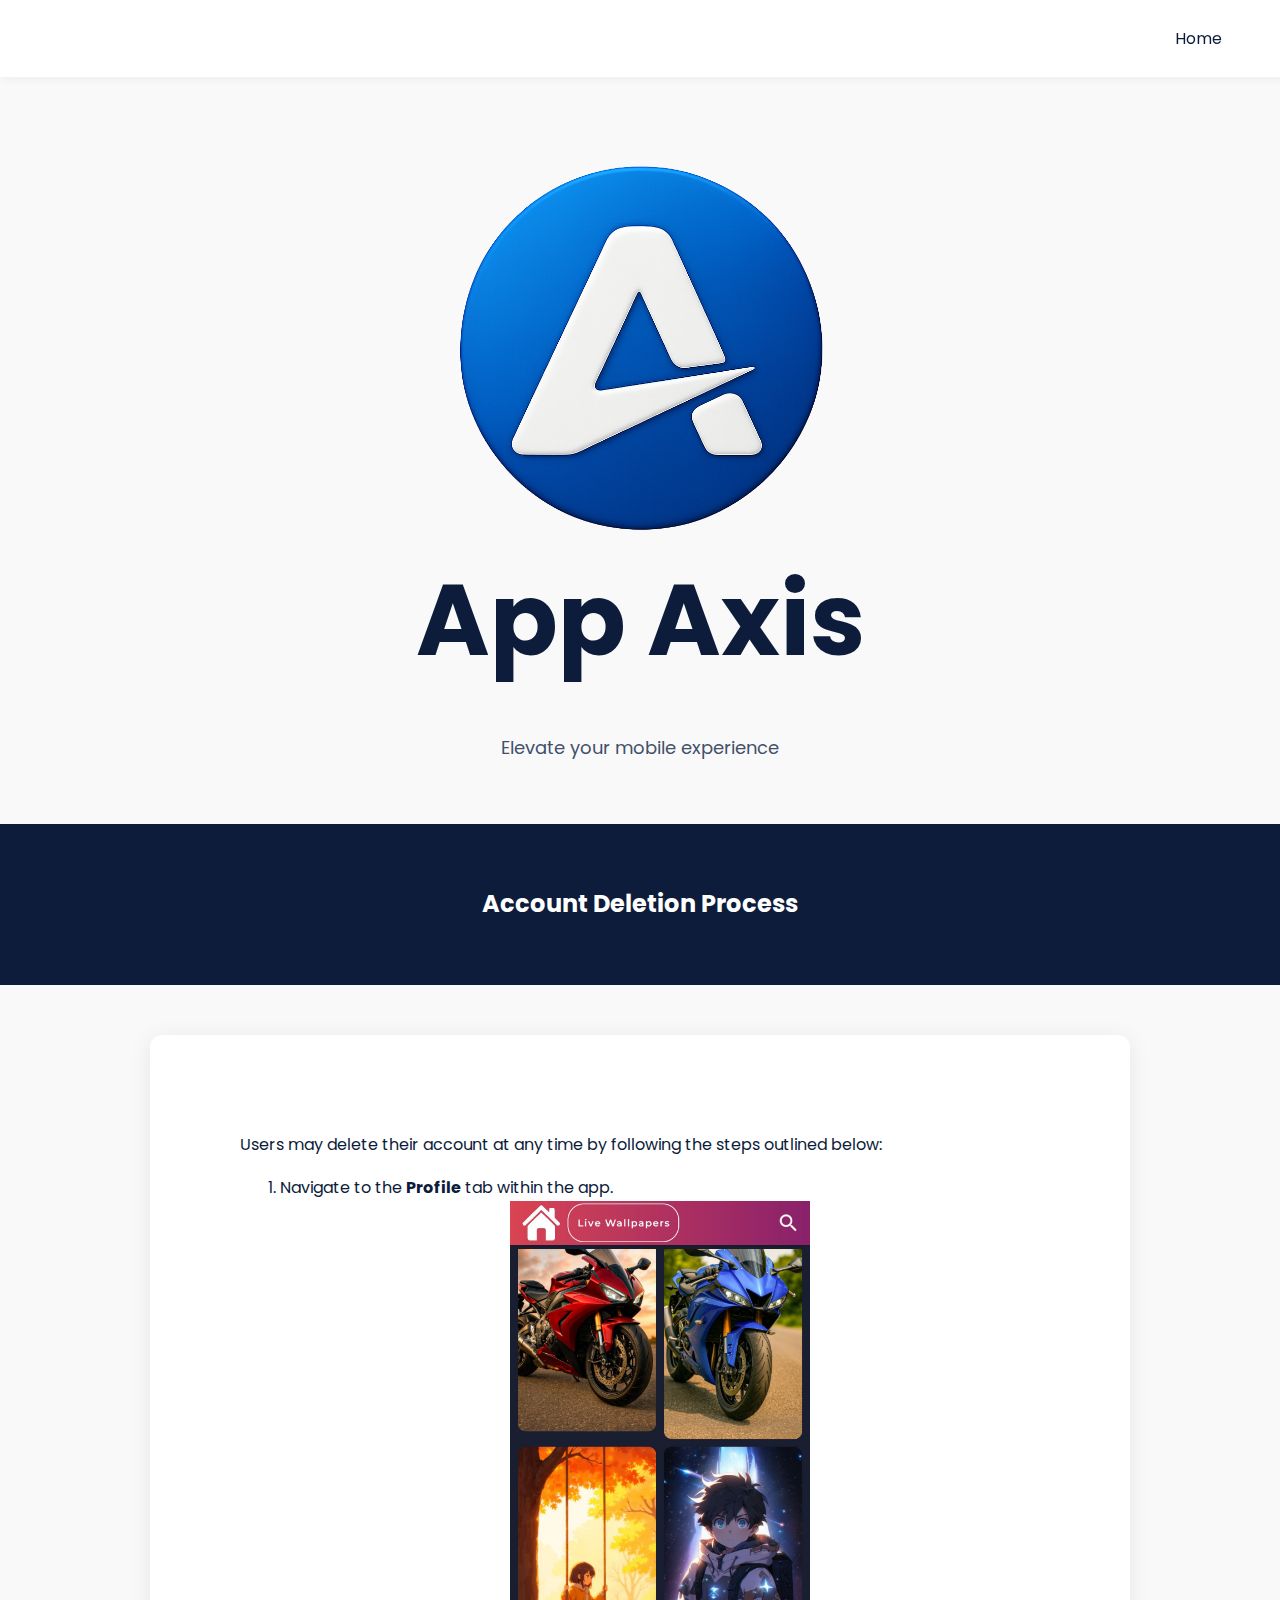
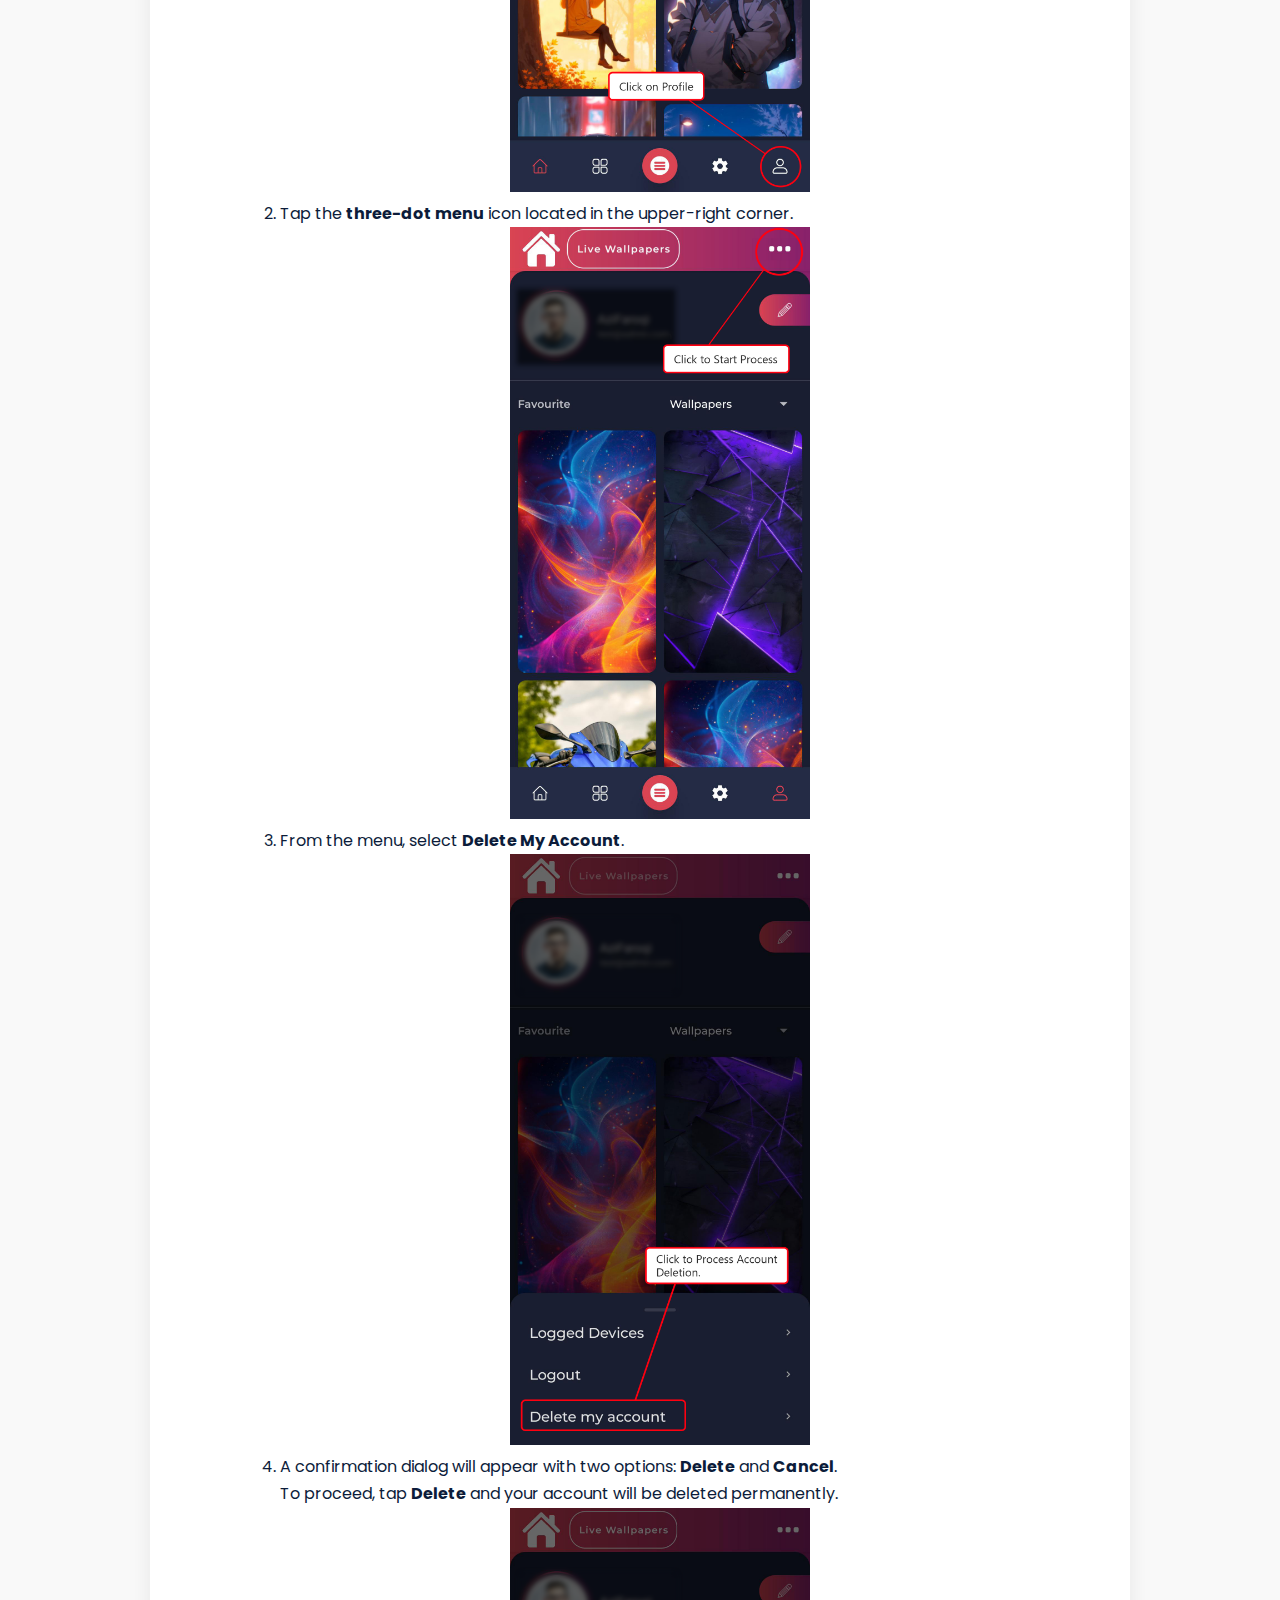
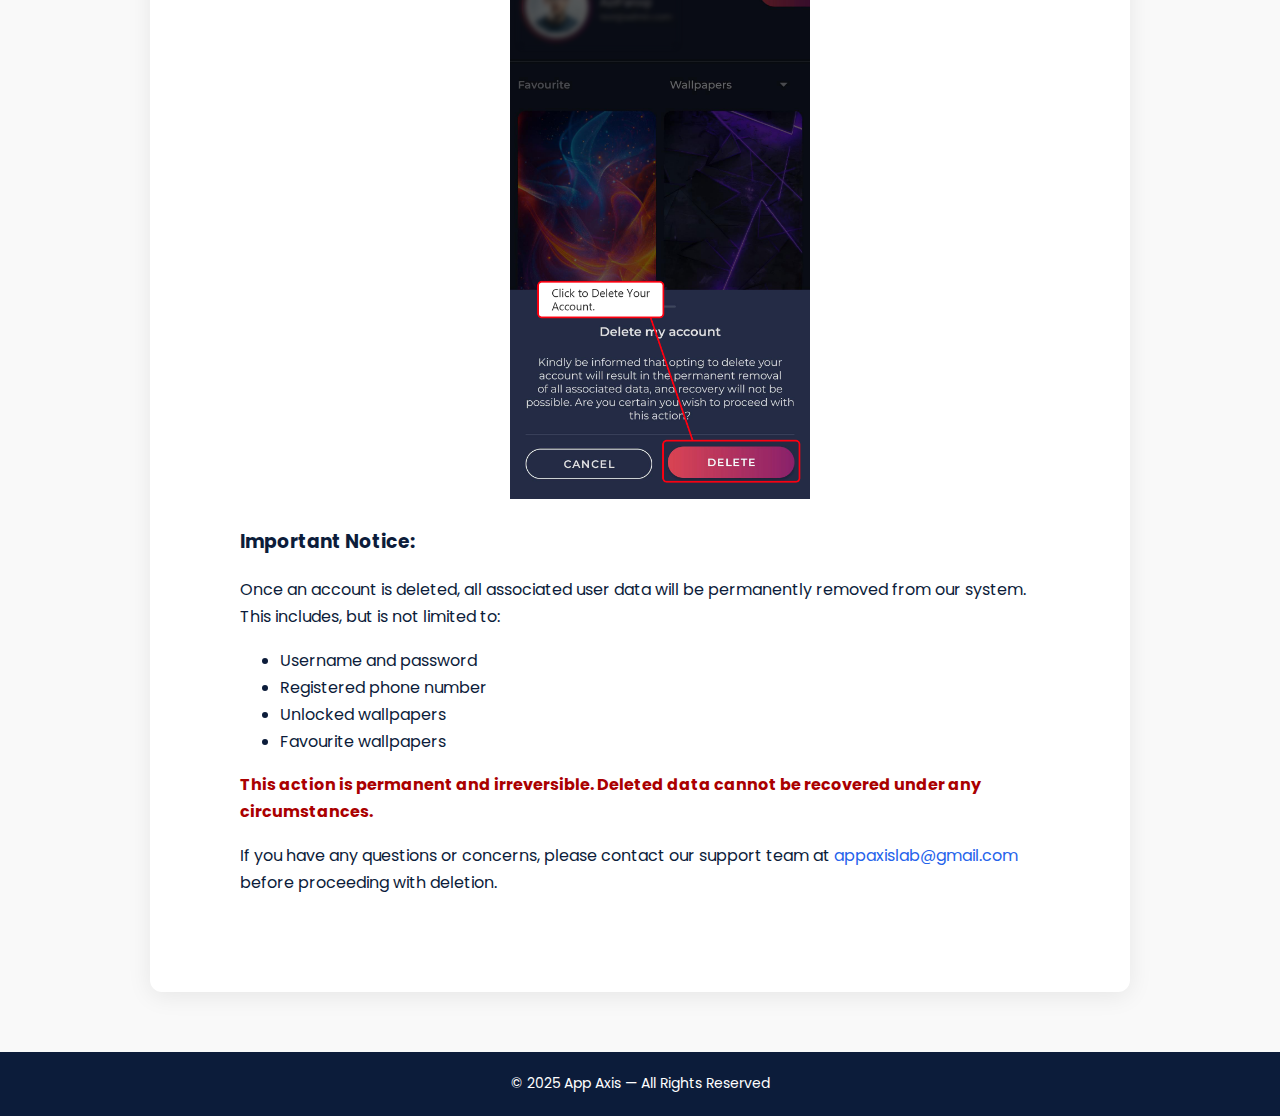
<file: account_deletion.html>
<!DOCTYPE html>
<html lang="en">
<head>
  <meta charset="UTF-8">
  <meta name="viewport" content="width=device-width, initial-scale=1.0">
  <title>App Axis</title>
  <link href="https://fonts.googleapis.com/css2?family=Poppins:wght@400;600;700&display=swap" rel="stylesheet">
<style>
    body {
      font-family: 'Poppins', sans-serif;
      background-color: #f9f9f9;
      color: #0c1c3a;
      line-height: 1.7;
      margin: 0;
      padding: 0;
    }
    header {
      background: #0c1c3a;
      color: #fff;
      text-align: center;
      padding: 40px 20px;
    }

    header h2{
      color: white;
    }
    main {
      max-width: 900px;
      margin: 50px auto;
      background: #fff;
      padding: 40px;
      border-radius: 12px;
      box-shadow: 0 4px 25px rgba(0, 0, 0, 0.08);
    }
    h1, h2 {
      color: #0c1c3a;
    }
    a {
      color: #2563eb;
      text-decoration: none;
    }
    footer {
      text-align: center;
      background: #0c1c3a;
      color: #fff;
      padding: 20px;
      margin-top: 60px;
      font-size: 14px;
    }

        /* Navbar */
    nav{
      width:90%;
      display:flex;
      justify-content:flex-end;
      align-items:center;
      padding:25px 70px;
      font-size:16px;
      background:#fff;
      box-shadow:0 2px 10px rgba(0,0,0,0.05);
      position:sticky;
      top:0;
      z-index:10;
    }
    nav a{
      text-decoration:none;
      color:#0c1c3a;
      margin-left:45px;
      transition:opacity .3s;
    }
    nav a:hover{opacity:.6;}

    /* Hero */
    .hero{
      text-align:center;
      margin-top:20px;
      margin-bottom:60px;
    }
    .hero img{
      width:520px;
      height:520px;
      margin-bottom:10px;
    }
    .hero h1{
      font-size:100px;
      font-weight:700;
      margin-top: -100px;
      margin-bottom:28px;

    }
    .hero p{
      font-size:18px;
      color:#42506b;
      margin-bottom: 40px;
    }
  </style>

</head>

<body>

  <!-- Navigation -->
  <nav>
    <a href="index.html">Home</a>
  </nav>

  <!-- Hero -->
  <section class="hero">
    <img src="images/logo.png" alt="App Axis Logo">
    <h1>App Axis</h1>
    <p>Elevate your mobile experience</p>
  </section>

  <header>
  <h2>Account Deletion Process</h2>
  </header>

  <main>
<section id="account-deletion-policy" style="padding: 40px 20px; max-width: 800px; margin: 0 auto;">

  <p>Users may delete their account at any time by following the steps outlined below:</p>

  <ol>
    <li>
      Navigate to the <strong>Profile</strong> tab within the app.<br />
      <div style="text-align:center;"><img src="images/delete-1.png" alt="Profile Tab Screenshot" width="300" height="auto"></div>
    </li>
    <li>
      Tap the <strong>three-dot menu</strong> icon located in the upper-right corner.<br />
      <div style="text-align:center;"><img src="images/delete-2.png" alt="Three Dot Menu Screenshot" width="300" height="auto"></div>
    </li>
    <li>
      From the menu, select <strong>Delete My Account</strong>.<br />
      <div style="text-align:center;"><img src="images/delete-3.png" alt="Delete Account Option" width="300" height="auto"></div>
    </li>
    <li>
      A confirmation dialog will appear with two options: <strong>Delete</strong> and <strong>Cancel</strong>.<br /> To proceed, tap <strong>Delete</strong> and your account will be deleted permanently.
      <div style="text-align:center;"><img src="images/delete-4.png" alt="Confirmation Dialog Screenshot" width="300" height="auto"></div>
    </li>

  </ol>

  <h3>Important Notice:</h3>
  <p>
    Once an account is deleted, all associated user data will be permanently removed from our system. This includes, but is not limited to:
  </p>
  <ul>
    <li>Username and password</li>
    <li>Registered phone number</li>
    <li>Unlocked wallpapers</li>
    <li>Favourite wallpapers</li>
  </ul>

  <p style="color: #aa0000;"><strong>This action is permanent and irreversible. Deleted data cannot be recovered under any circumstances.</strong></p>

  <p>If you have any questions or concerns, please contact our support team at <a href="mailto:appaxislab@gmail.com">appaxislab@gmail.com</a> before proceeding with deletion.</p>
</section>
  </main>

  <!-- Footer -->
  <footer>
    © 2025 App Axis — All Rights Reserved
  </footer>


</body>

</html>
</file>
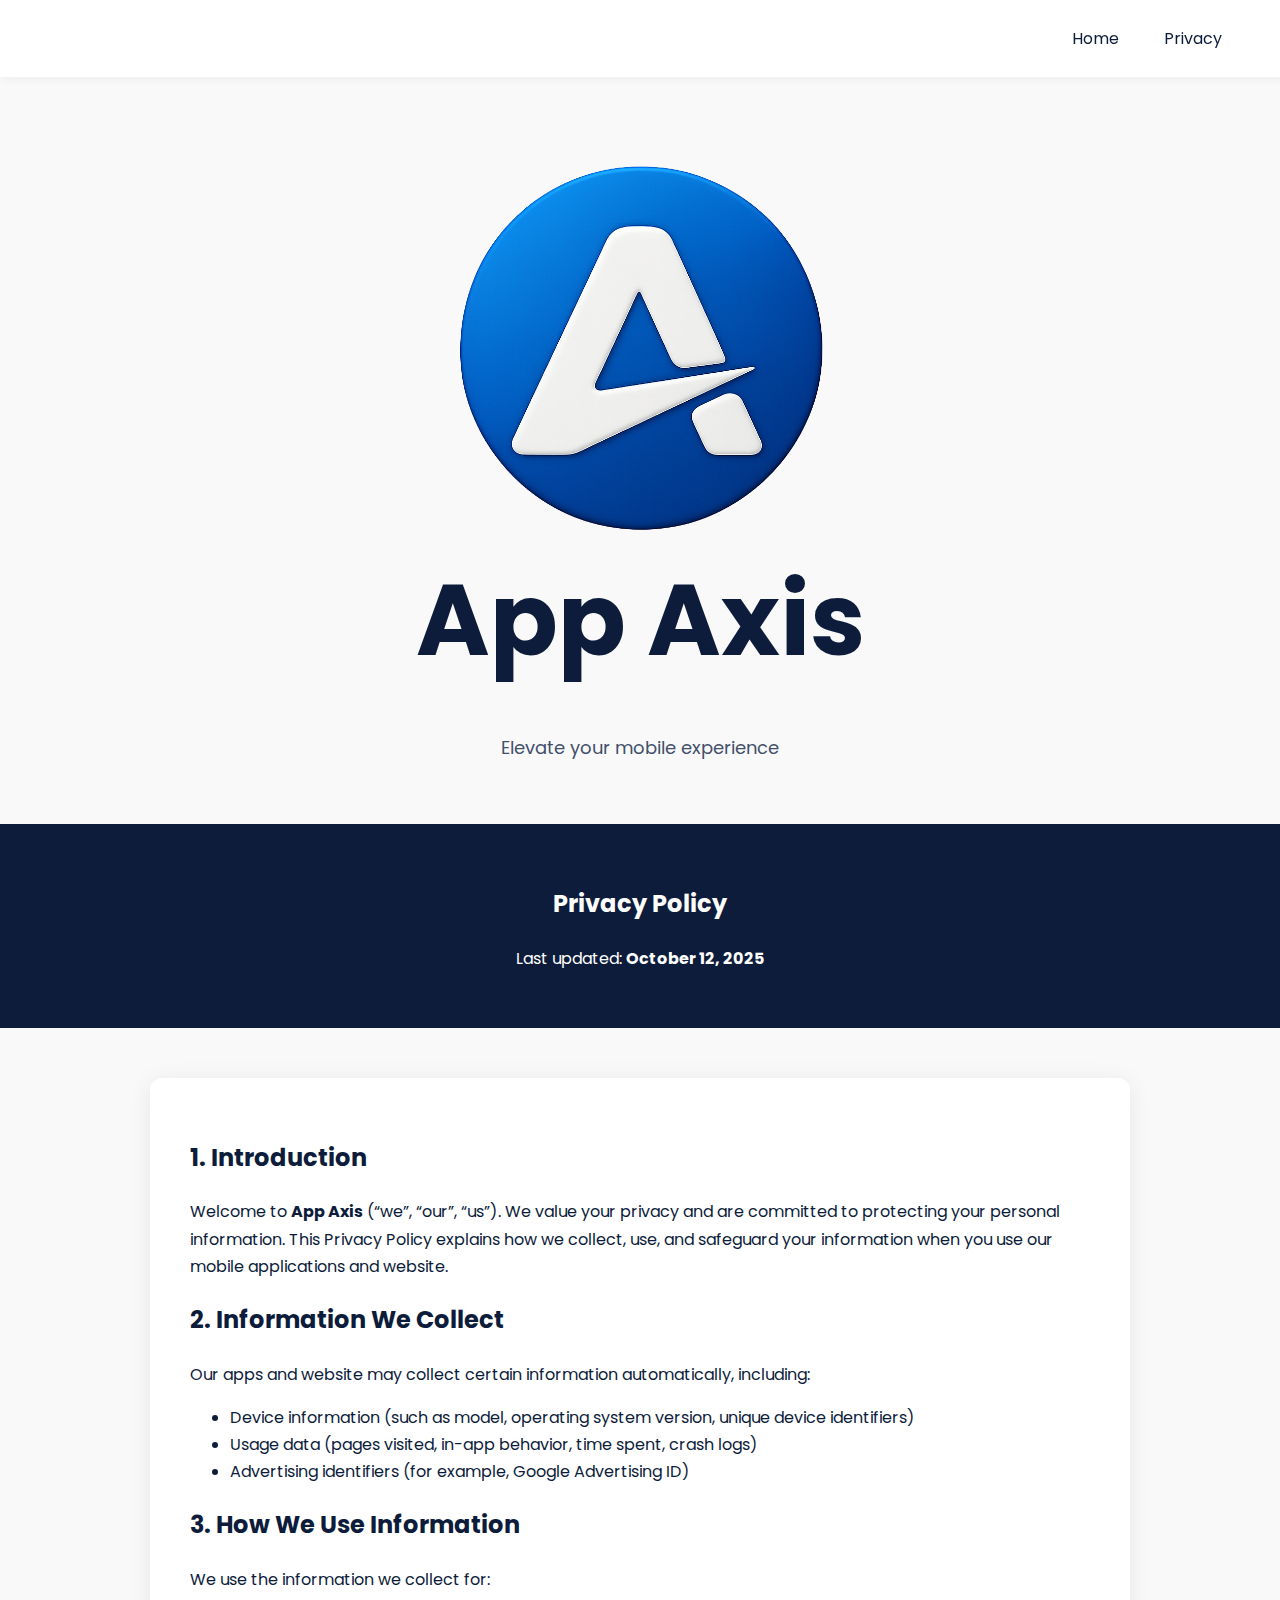
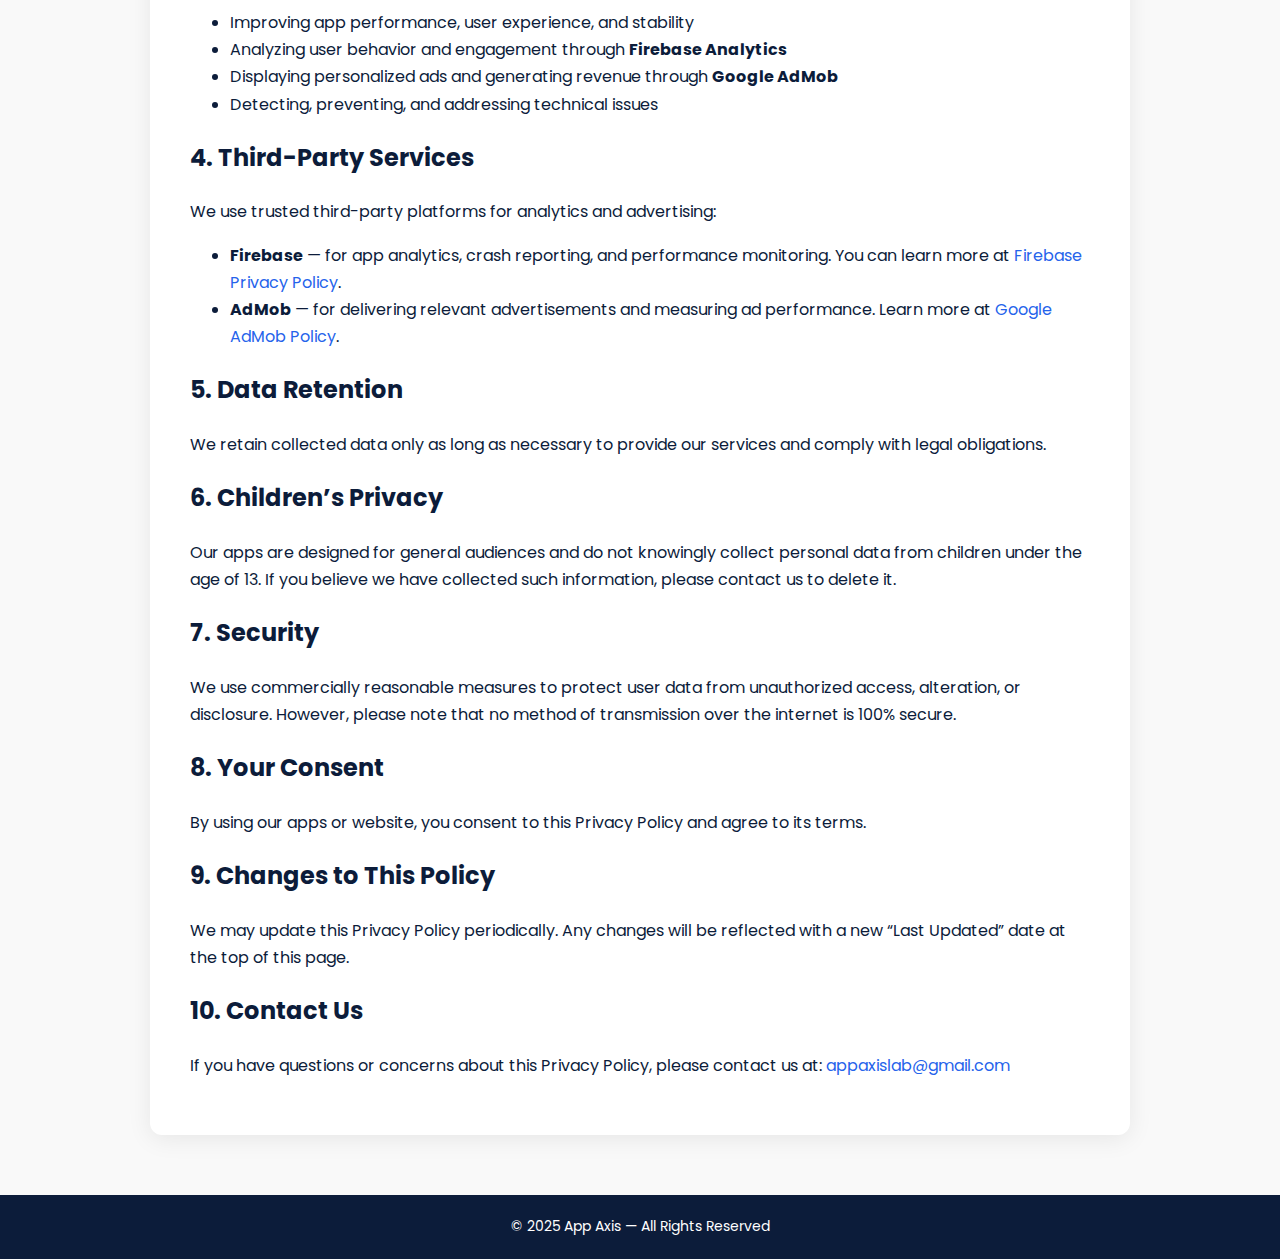
<file: privacy.html>
<!DOCTYPE html>
<html lang="en">
<head>
  <meta charset="UTF-8">
  <meta name="viewport" content="width=device-width, initial-scale=1.0">
  <title>App Axis</title>
  <link href="https://fonts.googleapis.com/css2?family=Poppins:wght@400;600;700&display=swap" rel="stylesheet">
<style>
    body {
      font-family: 'Poppins', sans-serif;
      background-color: #f9f9f9;
      color: #0c1c3a;
      line-height: 1.7;
      margin: 0;
      padding: 0;
    }
    header {
      background: #0c1c3a;
      color: #fff;
      text-align: center;
      padding: 40px 20px;
    }

    header h2{
      color: white;
    }
    main {
      max-width: 900px;
      margin: 50px auto;
      background: #fff;
      padding: 40px;
      border-radius: 12px;
      box-shadow: 0 4px 25px rgba(0, 0, 0, 0.08);
    }
    h1, h2 {
      color: #0c1c3a;
    }
    a {
      color: #2563eb;
      text-decoration: none;
    }
    footer {
      text-align: center;
      background: #0c1c3a;
      color: #fff;
      padding: 20px;
      margin-top: 60px;
      font-size: 14px;
    }

        /* Navbar */
    nav{
      width:90%;
      display:flex;
      justify-content:flex-end;
      align-items:center;
      padding:25px 70px;
      font-size:16px;
      background:#fff;
      box-shadow:0 2px 10px rgba(0,0,0,0.05);
      position:sticky;
      top:0;
      z-index:10;
    }
    nav a{
      text-decoration:none;
      color:#0c1c3a;
      margin-left:45px;
      transition:opacity .3s;
    }
    nav a:hover{opacity:.6;}

    /* Hero */
    .hero{
      text-align:center;
      margin-top:20px;
      margin-bottom:60px;
    }
    .hero img{
      width:520px;
      height:520px;
      margin-bottom:10px;
    }
    .hero h1{
      font-size:100px;
      font-weight:700;
      margin-top: -100px;
      margin-bottom:28px;

    }
    .hero p{
      font-size:18px;
      color:#42506b;
      margin-bottom: 40px;
    }
  </style>

</head>

<body>

  <!-- Navigation -->
  <nav>
    <a href="index.html">Home</a>
    <a href="#">Privacy</a>
  </nav>

  <!-- Hero -->
  <section class="hero">
    <img src="images/logo.png" alt="App Axis Logo">
    <h1>App Axis</h1>
    <p>Elevate your mobile experience</p>
  </section>

  <header>
  <h2>Privacy Policy</h2>
  <p>Last updated: <strong>October 12, 2025</strong></p>
  </header>

  <main>
    <h2>1. Introduction</h2>
    <p>
      Welcome to <strong>App Axis</strong> (“we”, “our”, “us”).  
      We value your privacy and are committed to protecting your personal information.  
      This Privacy Policy explains how we collect, use, and safeguard your information when you use our mobile applications and website.
    </p>

    <h2>2. Information We Collect</h2>
    <p>
      Our apps and website may collect certain information automatically, including:
    </p>
    <ul>
      <li>Device information (such as model, operating system version, unique device identifiers)</li>
      <li>Usage data (pages visited, in-app behavior, time spent, crash logs)</li>
      <li>Advertising identifiers (for example, Google Advertising ID)</li>
    </ul>

    <h2>3. How We Use Information</h2>
    <p>
      We use the information we collect for:
    </p>
    <ul>
      <li>Improving app performance, user experience, and stability</li>
      <li>Analyzing user behavior and engagement through <strong>Firebase Analytics</strong></li>
      <li>Displaying personalized ads and generating revenue through <strong>Google AdMob</strong></li>
      <li>Detecting, preventing, and addressing technical issues</li>
    </ul>

    <h2>4. Third-Party Services</h2>
    <p>
      We use trusted third-party platforms for analytics and advertising:
    </p>
    <ul>
      <li><strong>Firebase</strong> — for app analytics, crash reporting, and performance monitoring.  
        You can learn more at <a href="https://firebase.google.com/support/privacy" target="_blank">Firebase Privacy Policy</a>.
      </li>
      <li><strong>AdMob</strong> — for delivering relevant advertisements and measuring ad performance.  
        Learn more at <a href="https://policies.google.com/technologies/ads" target="_blank">Google AdMob Policy</a>.
      </li>
    </ul>

    <h2>5. Data Retention</h2>
    <p>
      We retain collected data only as long as necessary to provide our services and comply with legal obligations.
    </p>

    <h2>6. Children’s Privacy</h2>
    <p>
      Our apps are designed for general audiences and do not knowingly collect personal data from children under the age of 13.  
      If you believe we have collected such information, please contact us to delete it.
    </p>

    <h2>7. Security</h2>
    <p>
      We use commercially reasonable measures to protect user data from unauthorized access, alteration, or disclosure.  
      However, please note that no method of transmission over the internet is 100% secure.
    </p>

    <h2>8. Your Consent</h2>
    <p>
      By using our apps or website, you consent to this Privacy Policy and agree to its terms.
    </p>

    <h2>9. Changes to This Policy</h2>
    <p>
      We may update this Privacy Policy periodically.  
      Any changes will be reflected with a new “Last Updated” date at the top of this page.
    </p>

    <h2>10. Contact Us</h2>
    <p>
      If you have questions or concerns about this Privacy Policy, please contact us at:  
      <a href="mailto:appaxislab@gmail.com">appaxislab@gmail.com</a>
    </p>
  </main>

  <!-- Footer -->
  <footer>
    © 2025 App Axis — All Rights Reserved
  </footer>


</body>

</html>
</file>
